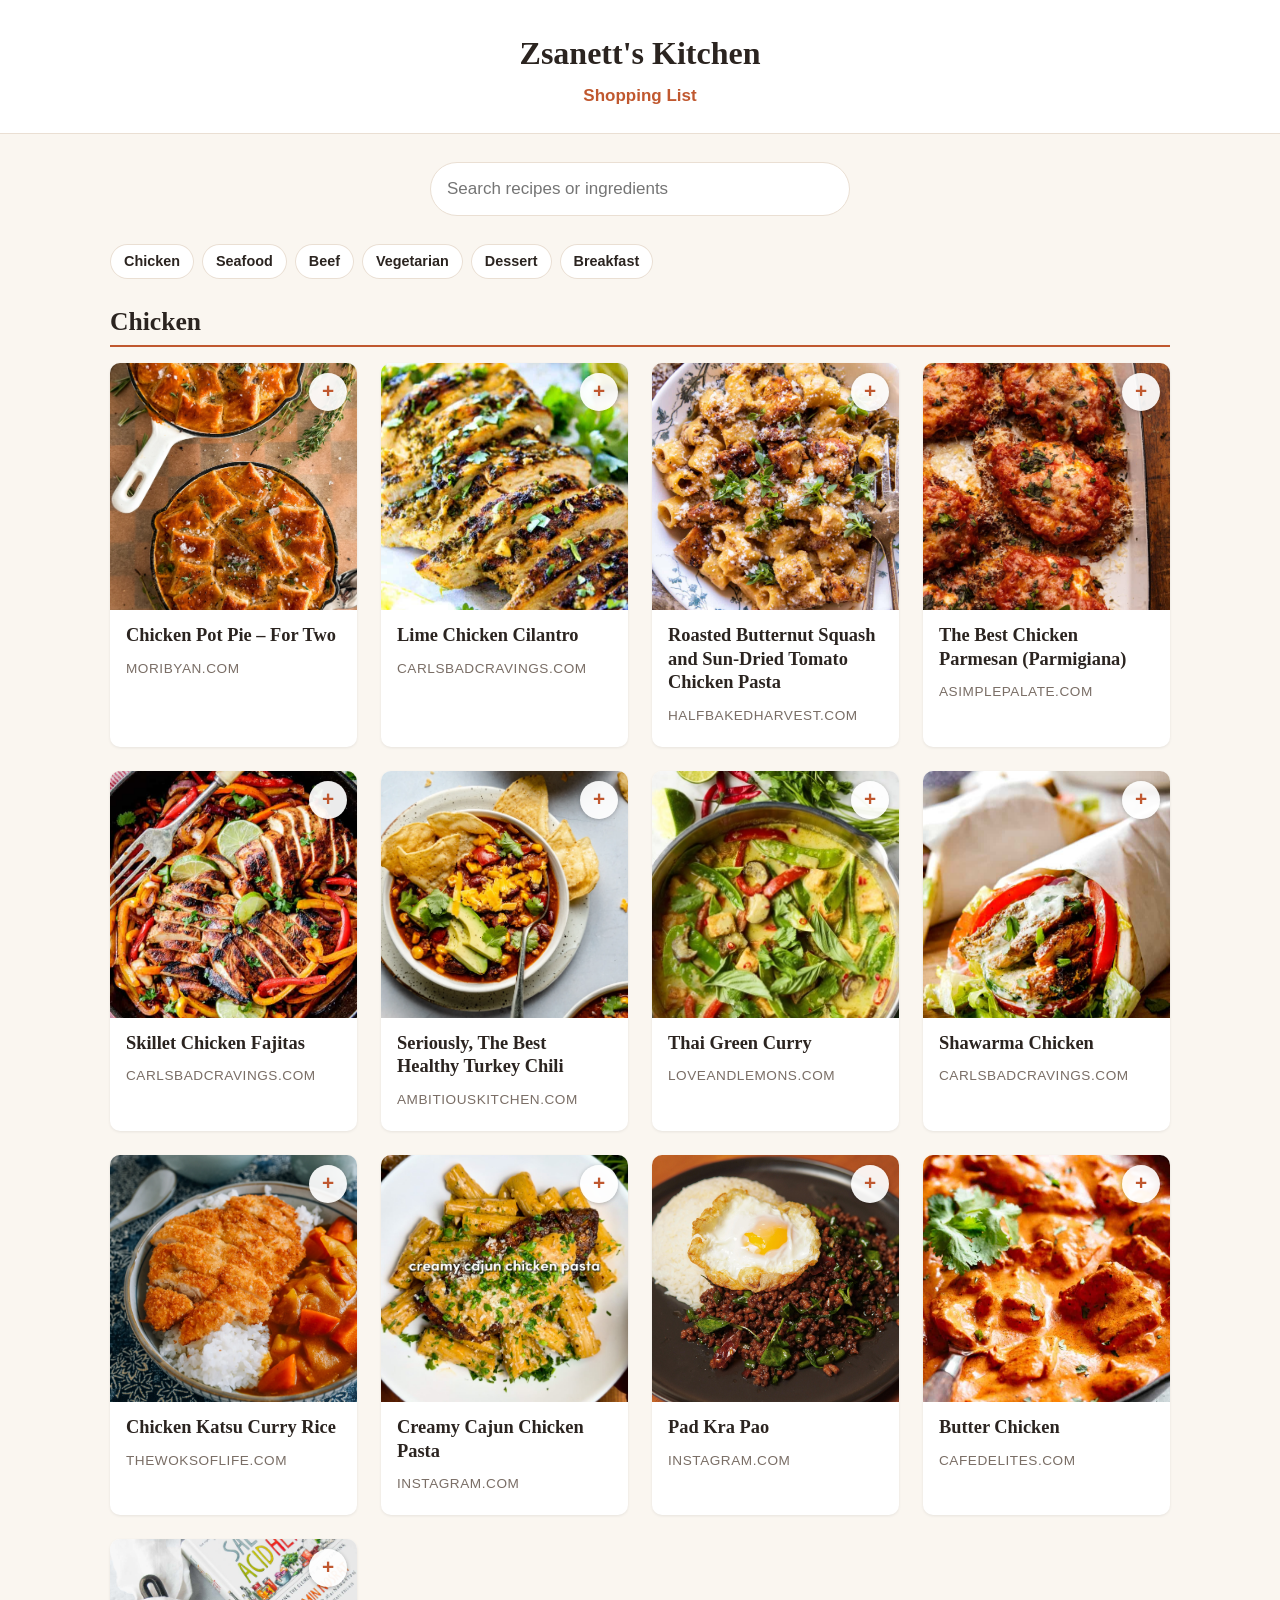
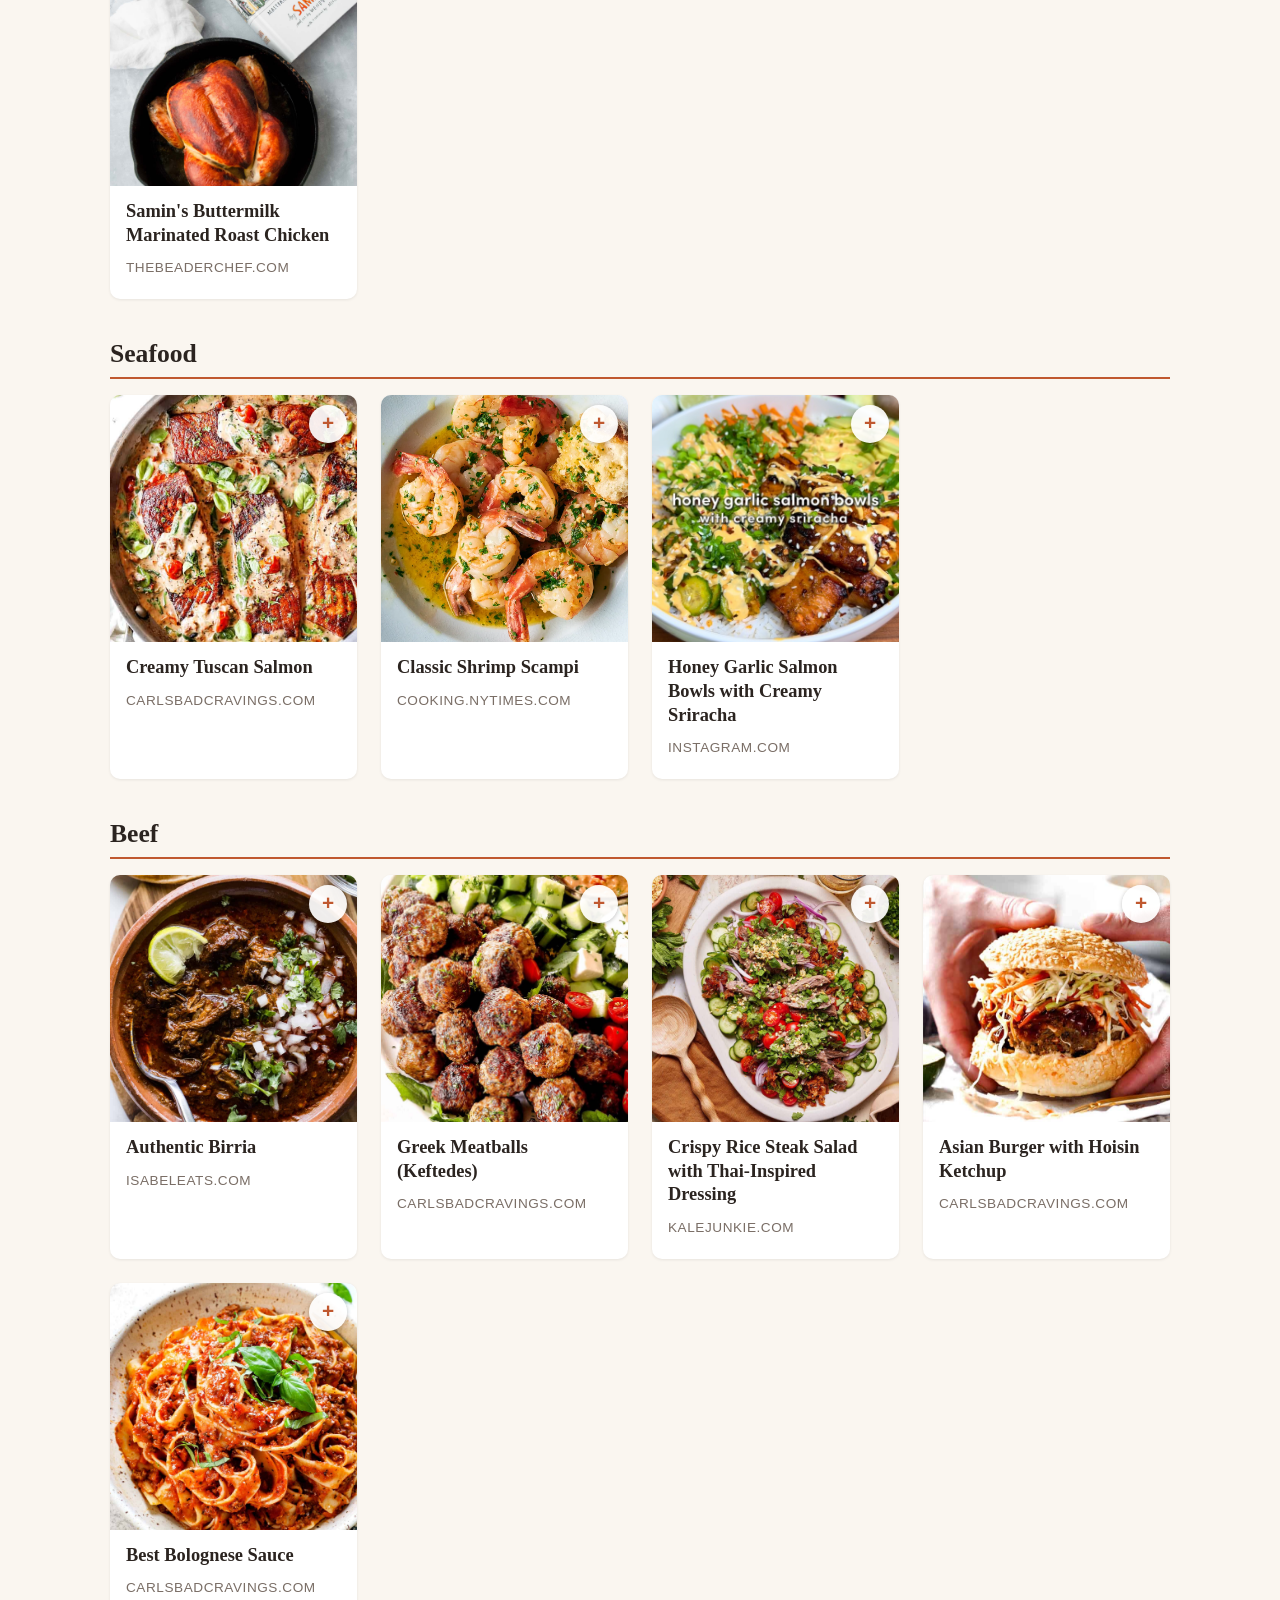
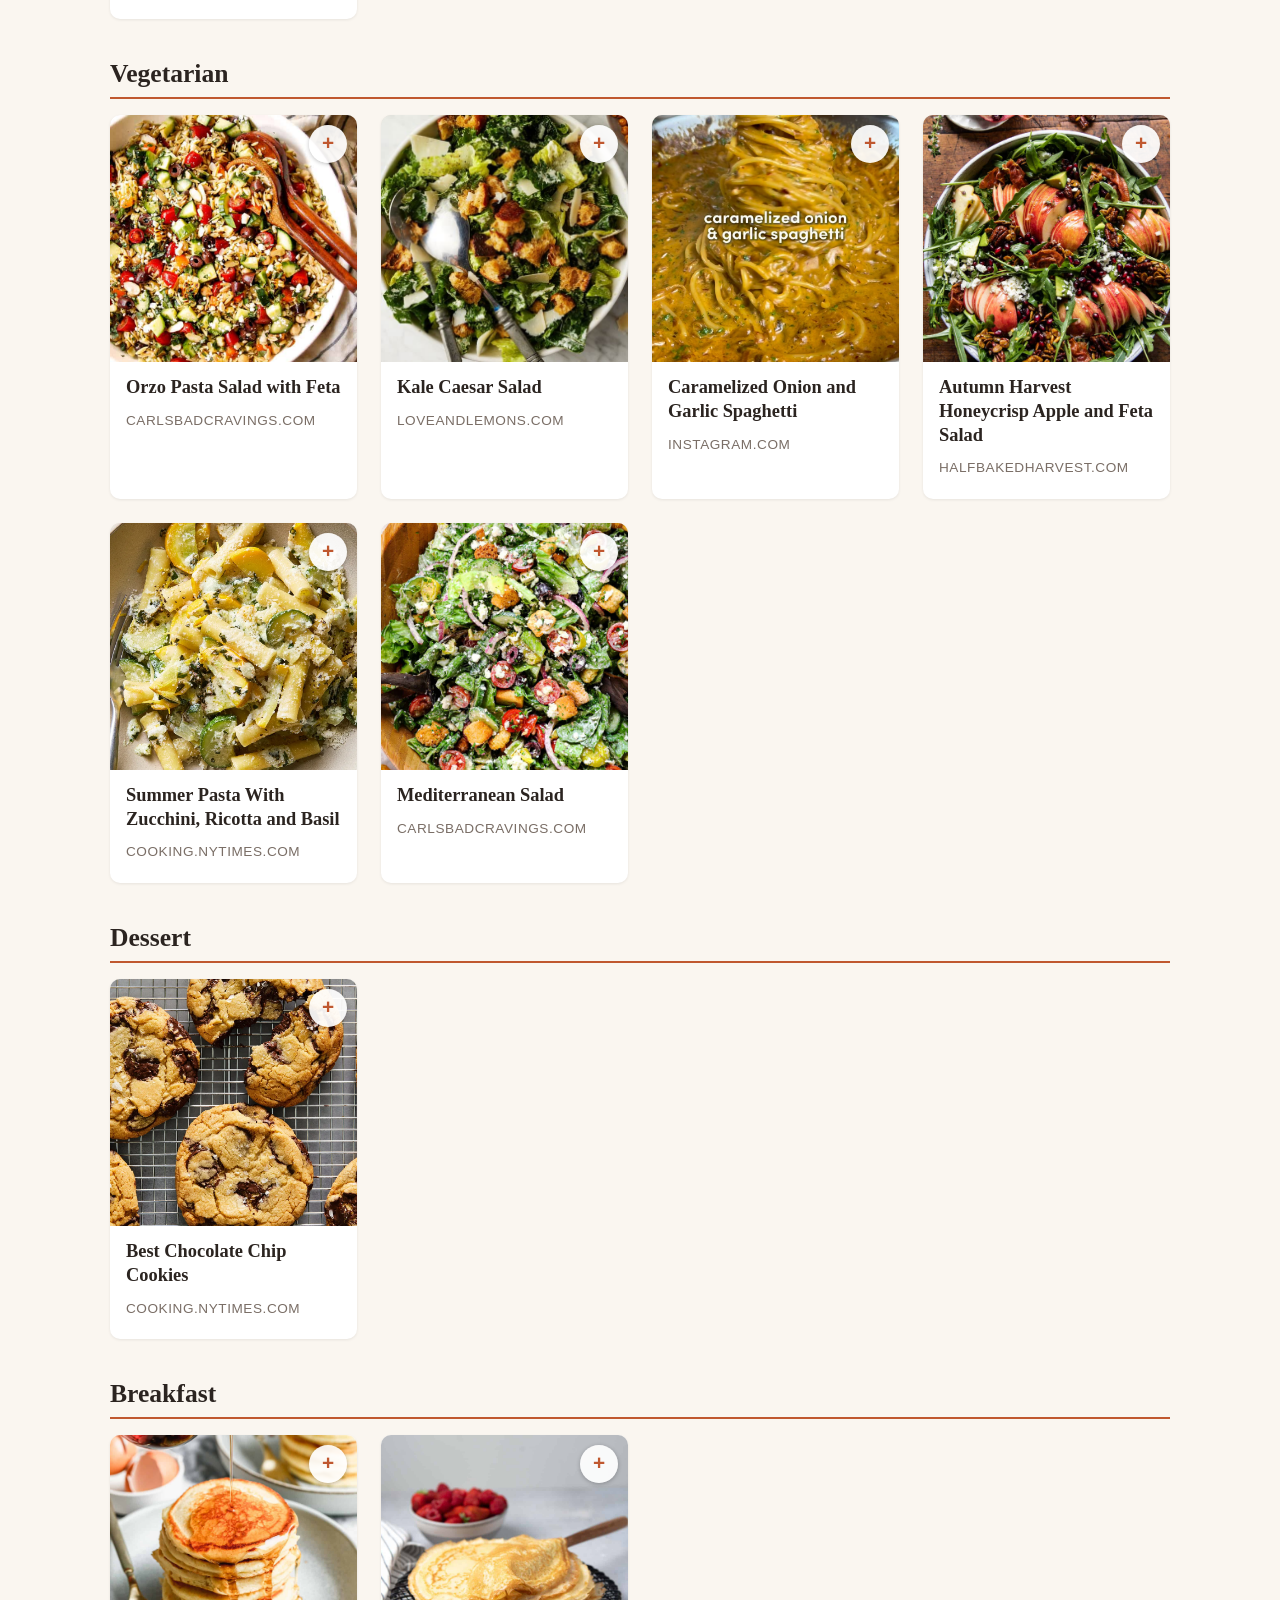
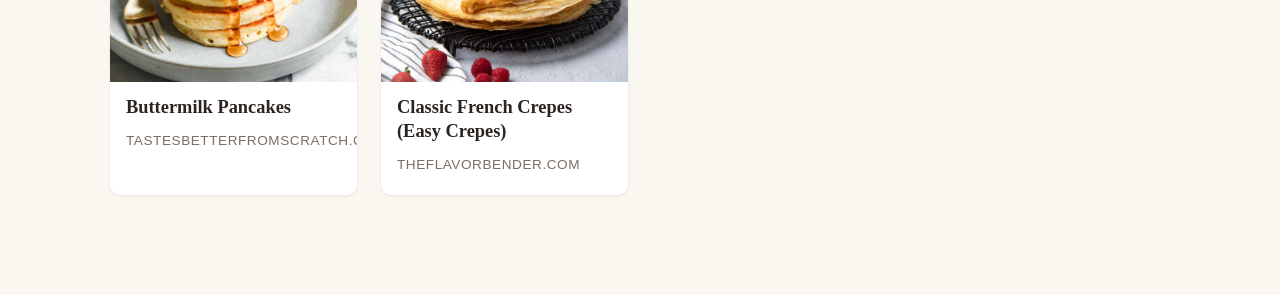
<file: index.html>
<!doctype html>
<html lang="en">
<head>
  <meta charset="utf-8">
  <meta name="viewport" content="width=device-width, initial-scale=1">
  <title>Zsanett's Kitchen</title>
  <link rel="stylesheet" href="styles.css?v=8">
</head>
<body>
  <header class="site-header">
    <a class="brand" href="./">Zsanett's Kitchen</a>
    <a class="menu-link" href="menu.html">Shopping List <span id="menu-count" class="count"></span></a>
  </header>
  <main class="wrap">
    <input id="search" class="search" type="search" placeholder="Search recipes or ingredients" aria-label="Search recipes">
    <nav id="jump" class="jump" aria-label="Jump to a section"></nav>
    <div id="grid" aria-live="polite"></div>
  </main>
  <script src="js/app.js?v=8"></script>
  <script>RecipeBox.renderGrid();</script>
</body>
</html>
</file>
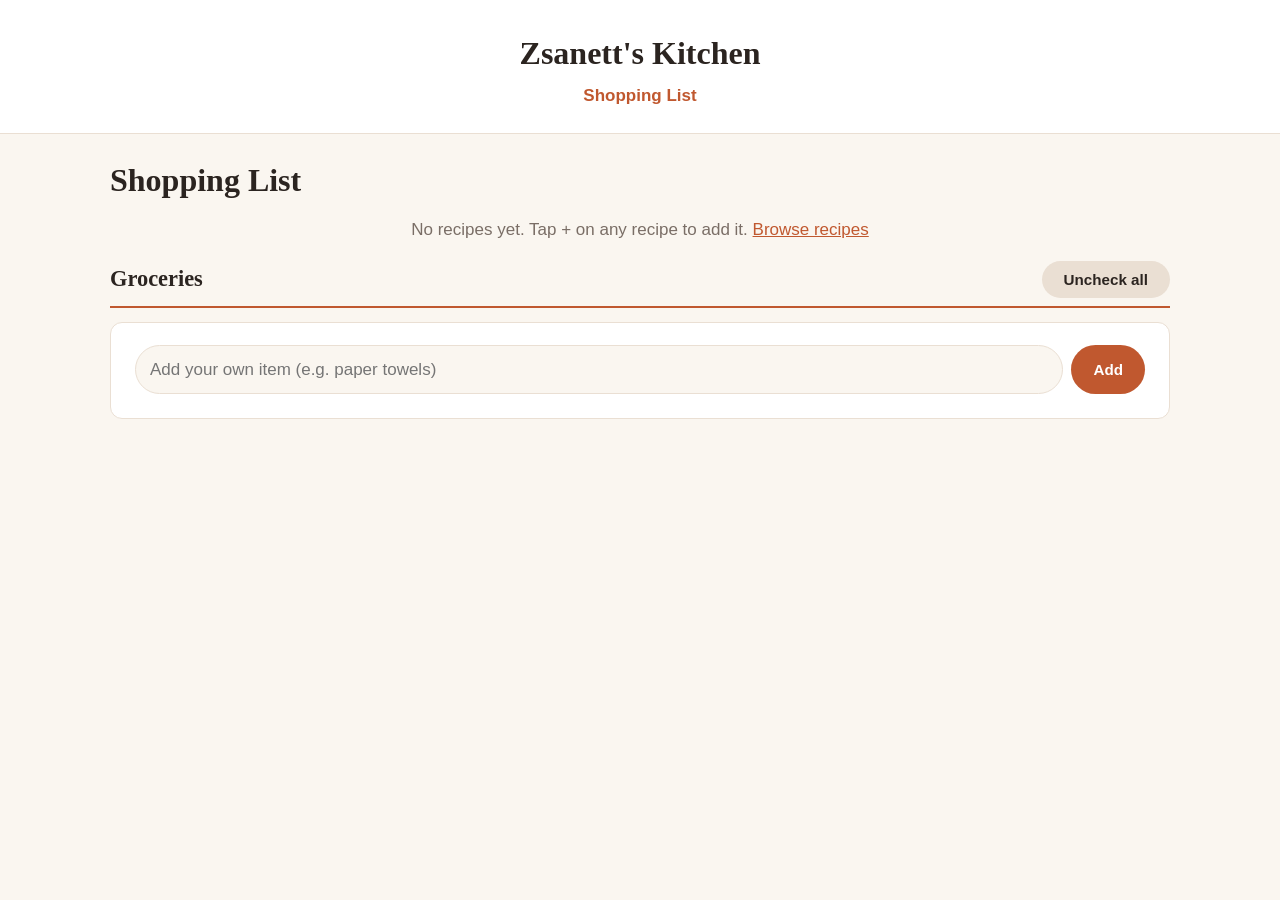
<file: menu.html>
<!doctype html>
<html lang="en">
<head>
  <meta charset="utf-8">
  <meta name="viewport" content="width=device-width, initial-scale=1">
  <title>Shopping List · Zsanett's Kitchen</title>
  <link rel="stylesheet" href="styles.css?v=8">
</head>
<body>
  <header class="site-header">
    <a class="brand" href="./">Zsanett's Kitchen</a>
    <a class="menu-link" href="menu.html">Shopping List <span id="menu-count" class="count"></span></a>
  </header>
  <main class="wrap menu-page" id="menu"></main>
  <script src="js/aisles.js?v=8"></script>
  <script src="js/app.js?v=8"></script>
  <script>RecipeBox.renderMenu();</script>
</body>
</html>
</file>
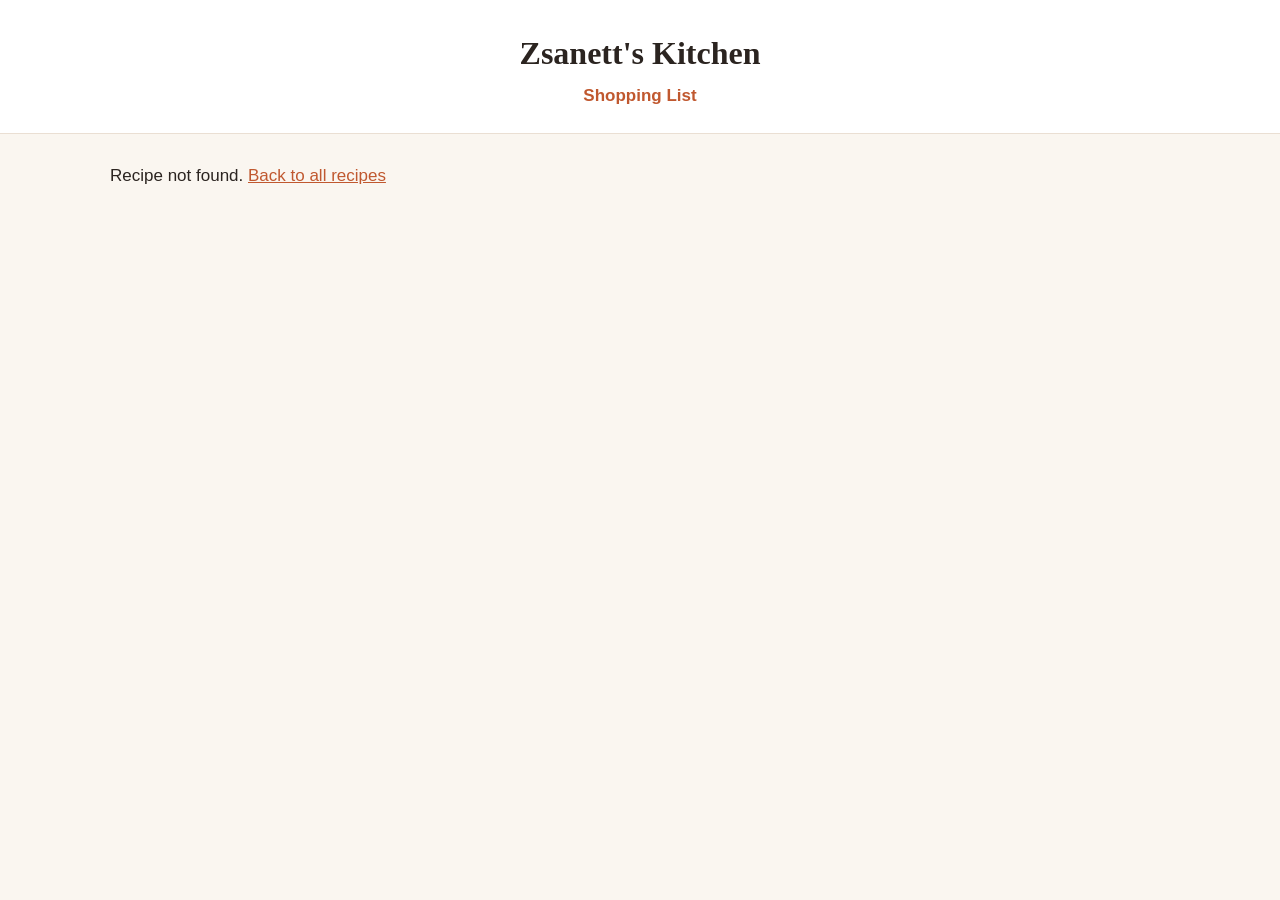
<file: recipe.html>
<!doctype html>
<html lang="en">
<head>
  <meta charset="utf-8">
  <meta name="viewport" content="width=device-width, initial-scale=1">
  <title>Recipe · Zsanett's Kitchen</title>
  <link rel="stylesheet" href="styles.css?v=8">
</head>
<body>
  <header class="site-header">
    <a class="brand" href="./">Zsanett's Kitchen</a>
    <a class="menu-link" href="menu.html">Shopping List <span id="menu-count" class="count"></span></a>
  </header>
  <main class="wrap" id="recipe"></main>
  <script src="js/app.js?v=8"></script>
  <script>RecipeBox.renderRecipe();</script>
</body>
</html>
</file>
<file: styles.css>
:root {
  --bg: #faf6f0;
  --card: #fff;
  --ink: #2b2420;
  --muted: #7a6e66;
  --accent: #c0582f;
  --line: #eadfd3;
  --serif: Georgia, "Times New Roman", serif;
  --sans: -apple-system, BlinkMacSystemFont, "Segoe UI", Roboto, Helvetica, Arial, sans-serif;
}
* { box-sizing: border-box; }
body { margin: 0; background: var(--bg); color: var(--ink); font: 17px/1.6 var(--sans); }
a { color: var(--accent); }
.wrap { max-width: 1100px; margin: 0 auto; padding: 0 20px 60px; }

.site-header { text-align: center; padding: 36px 20px 24px; border-bottom: 1px solid var(--line); background: var(--card); margin-bottom: 28px; }
.brand { font: 700 2rem/1.1 var(--serif); color: var(--ink); text-decoration: none; }

.search { display: block; width: 100%; max-width: 420px; margin: 0 auto 28px; padding: 12px 16px; font: inherit; border: 1px solid var(--line); border-radius: 999px; background: var(--card); }
.search:focus { outline: 2px solid var(--accent); outline-offset: 1px; }

.grid { list-style: none; margin: 0; padding: 0; display: grid; gap: 24px; grid-template-columns: repeat(auto-fill, minmax(240px, 1fr)); }
.card a { display: block; height: 100%; background: var(--card); border-radius: 10px; overflow: hidden; text-decoration: none; color: inherit; box-shadow: 0 1px 3px rgba(0,0,0,.08); transition: transform .15s, box-shadow .15s; }
.card a:hover, .card a:focus-visible { transform: translateY(-3px); box-shadow: 0 8px 20px rgba(0,0,0,.12); }
.thumb { aspect-ratio: 1 / 1; background: var(--line); }
.thumb img { width: 100%; height: 100%; object-fit: cover; display: block; }
.card-body { padding: 14px 16px 18px; }
.card h3 { margin: 0 0 6px; font: 700 1.15rem/1.3 var(--serif); }
.source { color: var(--muted); font-size: .85rem; text-transform: uppercase; letter-spacing: .04em; }
.group { margin-bottom: 40px; }
.group-title { font: 700 1.6rem var(--serif); margin: 0 0 16px; padding-bottom: 8px; border-bottom: 2px solid var(--accent); }
.empty { color: var(--muted); grid-column: 1 / -1; text-align: center; }

.back { display: inline-block; margin-bottom: 16px; text-decoration: none; font-weight: 600; }
.recipe-card { background: var(--card); border: 1px solid var(--line); border-radius: 12px; overflow: hidden; }
.recipe-head { display: grid; grid-template-columns: minmax(0, 1fr) minmax(0, 1fr); align-items: center; border-bottom: 1px solid var(--line); }
.hero { width: 100%; aspect-ratio: 1 / 1; object-fit: cover; display: block; }
.recipe-title { padding: 28px 32px; }
.recipe-title h1 { font: 700 2.2rem/1.15 var(--serif); margin: 0 0 12px; }
.btn { margin-top: 12px; padding: 10px 22px; border: 0; border-radius: 999px; background: var(--accent); color: #fff; font: 600 .95rem var(--sans); cursor: pointer; }
.btn:hover { filter: brightness(1.08); }
.actions { display: flex; flex-wrap: wrap; gap: 0 10px; }
.btn-menu { background: var(--card); color: var(--accent); box-shadow: inset 0 0 0 2px var(--accent); }
.btn-menu.on, .add-btn.on { background: var(--accent); color: #fff; }
.btn-light { background: var(--line); color: var(--ink); margin-top: 0; }

.menu-link { display: block; width: max-content; margin: 10px auto 0; font-weight: 600; text-decoration: none; }
.count:not(:empty) { display: inline-block; min-width: 1.5em; margin-left: 4px; padding: 0 6px; border-radius: 999px; background: var(--accent); color: #fff; font-size: .8rem; text-align: center; }
.card { position: relative; }
.add-btn { position: absolute; top: 10px; right: 10px; width: 38px; height: 38px; border: 0; border-radius: 50%; background: rgba(255,255,255,.92); color: var(--accent); font: 700 1.3rem/1 var(--sans); cursor: pointer; box-shadow: 0 1px 4px rgba(0,0,0,.25); }

.menu-page h1 { font: 700 2rem var(--serif); margin: 0 0 16px; }
.menu-list { list-style: none; margin: 0 0 32px; padding: 0; display: grid; gap: 10px; grid-template-columns: repeat(auto-fill, minmax(280px, 1fr)); }
.menu-list li { display: flex; align-items: center; gap: 12px; padding: 8px; background: var(--card); border: 1px solid var(--line); border-radius: 10px; }
.menu-list img, .menu-thumb { width: 56px; height: 56px; flex-shrink: 0; object-fit: cover; border-radius: 6px; background: var(--line); }
.menu-list a { flex: 1; color: var(--ink); font-weight: 600; text-decoration: none; }
.remove { border: 0; background: none; color: var(--muted); font-size: 1.6rem; line-height: 1; cursor: pointer; padding: 4px 8px; }
.list-head { display: flex; align-items: center; justify-content: space-between; gap: 12px; margin-bottom: 14px; padding-bottom: 8px; border-bottom: 2px solid var(--accent); }
.list-head h2 { font: 700 1.4rem var(--serif); margin: 0; }
.shopping { background: var(--card); border: 1px solid var(--line); border-radius: 12px; padding: 4px 24px 20px; }
.shopping h3 { font: 700 1rem var(--sans); text-transform: uppercase; letter-spacing: .05em; color: var(--muted); margin: 22px 0 6px; }
.from { display: block; color: var(--muted); font-size: .8rem; }

.jump { position: sticky; top: 0; z-index: 5; display: flex; gap: 8px; overflow-x: auto; padding: 10px 0; margin: -10px 0 18px; background: var(--bg); scrollbar-width: none; }
.jump::-webkit-scrollbar { display: none; }
.jump:empty { display: none; }
.jump a { flex-shrink: 0; padding: 6px 14px; border-radius: 999px; background: var(--card); box-shadow: inset 0 0 0 1px var(--line); color: var(--ink); font-weight: 600; font-size: .9rem; text-decoration: none; }
.jump a:hover, .jump a:focus-visible { box-shadow: inset 0 0 0 2px var(--accent); color: var(--accent); }
.group { scroll-margin-top: 64px; }

.add-item { display: flex; gap: 8px; margin: 18px 0 4px; }
.add-item input { flex: 1; min-width: 0; padding: 10px 14px; font: inherit; border: 1px solid var(--line); border-radius: 999px; background: var(--bg); }
.add-item input:focus { outline: 2px solid var(--accent); outline-offset: 1px; }
.add-item .btn { margin: 0; }
.ingredients li.own { display: flex; align-items: center; }
.ingredients li.own label { flex: 1; }

.cook-note:empty { display: none; }
.cook-note { margin: 10px 0 0; color: var(--muted); font-size: .9rem; }
body.cook .site-header, body.cook .back, body.cook .hero, body.cook .btn-menu, body.cook .actions .btn:not(.btn-cook) { display: none; }
body.cook { font-size: 21px; }
body.cook .recipe-head { grid-template-columns: 1fr; position: sticky; top: 0; z-index: 5; background: var(--card); }
body.cook .recipe-title { padding: 14px 20px; }
body.cook .recipe-title h1 { font-size: 1.4rem; margin: 0; }
body.cook .recipe-title .source { display: none; }
body.cook .recipe-body { grid-template-columns: 1fr; gap: 28px; }
body.cook .wrap { padding-top: 12px; }
body.cook .method li { cursor: pointer; padding-bottom: 24px; }
body.cook .method li.done { color: var(--muted); text-decoration: line-through; }
body.cook .method li.done::before { background: var(--muted); content: '✓'; }
body.cook .method li.current { background: #fdf0e8; border-radius: 8px; box-shadow: -8px 0 0 #fdf0e8, 8px 0 0 #fdf0e8; }

.recipe-body { display: grid; grid-template-columns: minmax(0, 1fr) minmax(0, 1.6fr); gap: 40px; padding: 28px 32px 36px; }
.recipe-body h2 { font: 700 1.4rem var(--serif); margin: 0 0 14px; padding-bottom: 8px; border-bottom: 2px solid var(--accent); }
.recipe-body h3 { font: 700 1rem var(--sans); text-transform: uppercase; letter-spacing: .05em; color: var(--muted); margin: 22px 0 8px; }
.ingredients { list-style: none; margin: 0; padding: 0; }
.ingredient-groups h3:first-child { margin-top: 0; }
.ingredients + h3 { margin-top: 28px; }
.ingredients li { padding: 8px 0; border-bottom: 1px dashed var(--line); }
.ingredients label { display: flex; gap: 10px; align-items: flex-start; cursor: pointer; }
.ingredients input { margin-top: 6px; accent-color: var(--accent); }
.ingredients input:checked + span { color: var(--muted); text-decoration: line-through; }
.method ol { margin: 0; padding: 0; list-style: none; counter-reset: step; }
.method li { counter-increment: step; position: relative; padding: 0 0 18px 46px; }
.method li::before { content: counter(step); position: absolute; left: 0; top: 0; width: 30px; height: 30px; border-radius: 50%; background: var(--accent); color: #fff; font-weight: 700; font-size: .9rem; display: grid; place-items: center; }

@media (max-width: 760px) {
  .recipe-head, .recipe-body { grid-template-columns: 1fr; }
  .recipe-title, .recipe-body { padding: 20px; }
  .recipe-title h1 { font-size: 1.7rem; }
  .recipe-body { gap: 24px; }
}
@media (max-width: 600px) {
  .wrap { padding: 0 12px 40px; }
  .site-header { padding: 24px 12px 16px; margin-bottom: 20px; }
  .group { margin-bottom: 28px; }
  .group-title { font-size: 1.3rem; margin-bottom: 12px; }
  .grid { grid-template-columns: repeat(2, minmax(0, 1fr)); gap: 12px; }
  .card-body { padding: 8px 10px 10px; }
  .card h3 { font-size: .95rem; margin-bottom: 2px; }
  .card .source { font-size: .65rem; }
  .group { scroll-margin-top: 56px; }
  .add-btn { top: 6px; right: 6px; width: 30px; height: 30px; font-size: 1.1rem; }
}

@media print {
  .site-header, .back, .btn, .add-btn, .jump, .cook-note { display: none; }
  body { background: #fff; }
  .recipe-card { border: 0; }
  .recipe-head { grid-template-columns: 200px 1fr; }
}
</file>
